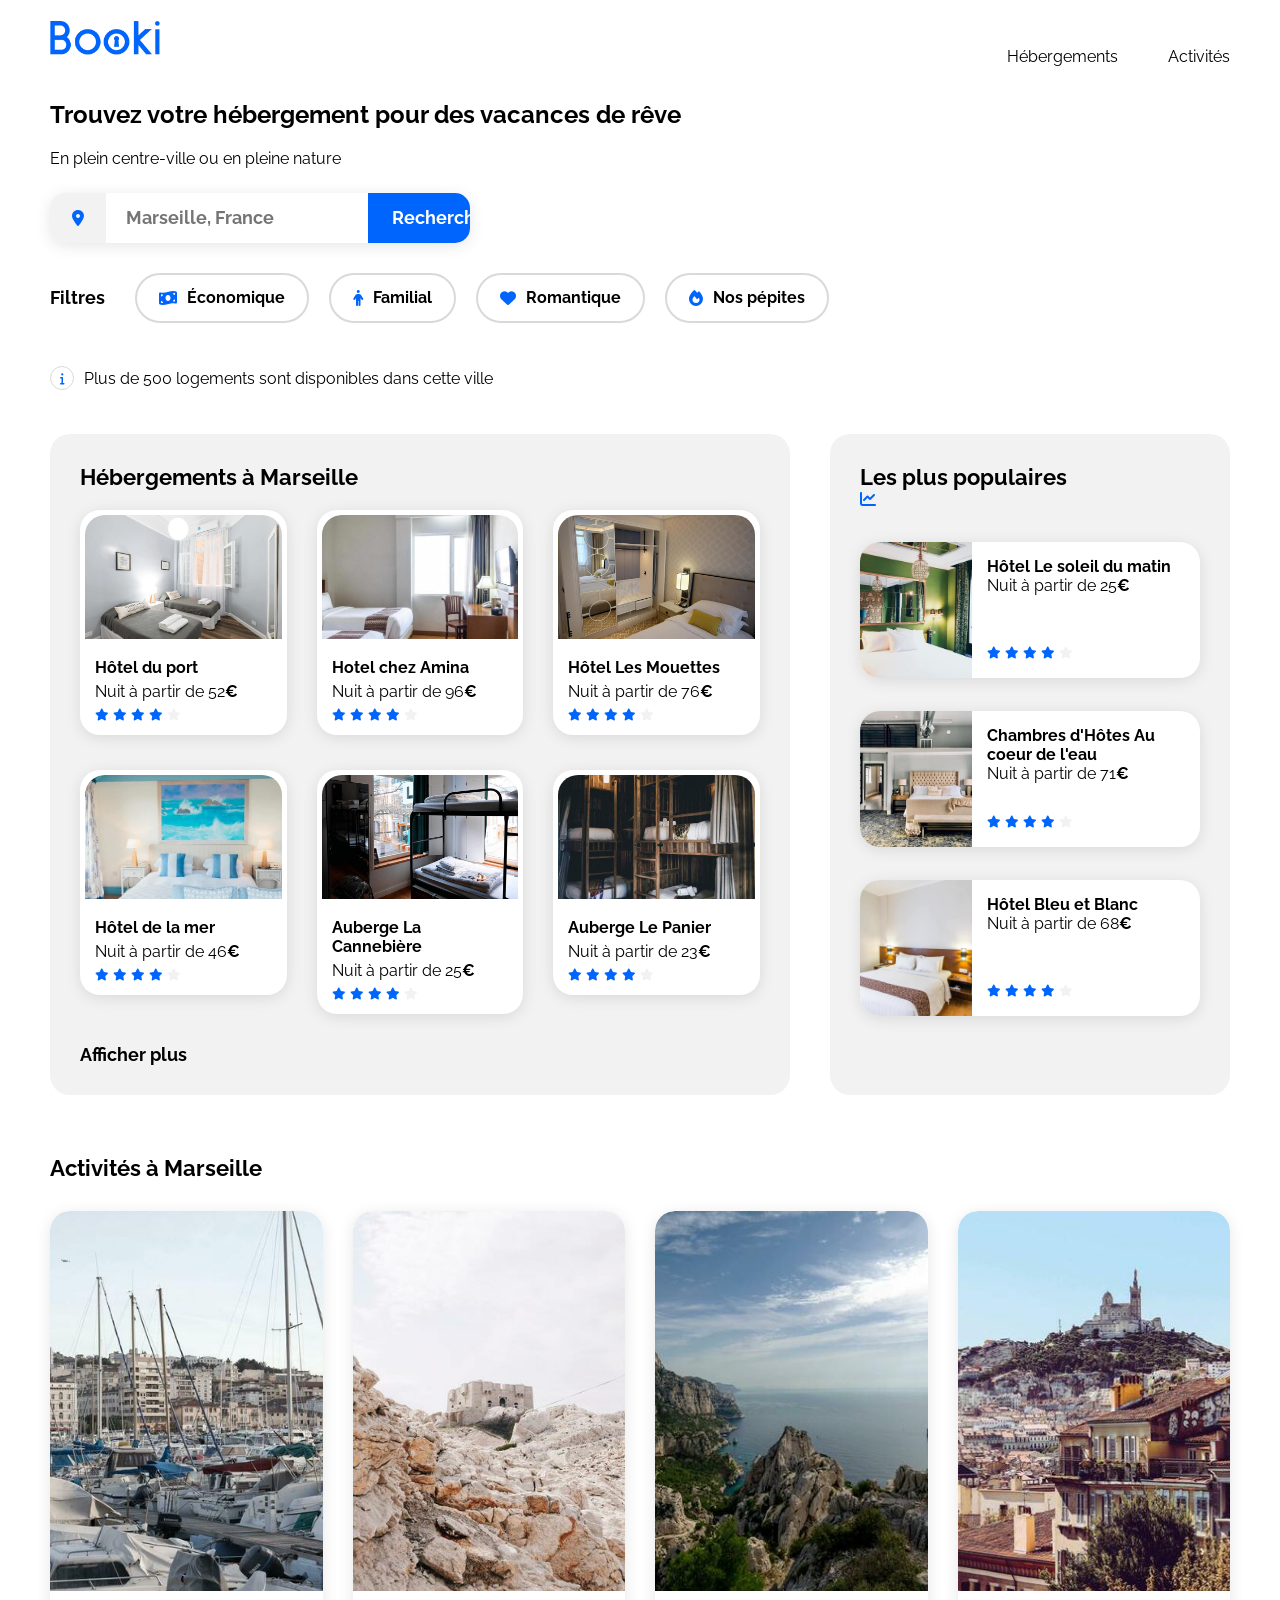
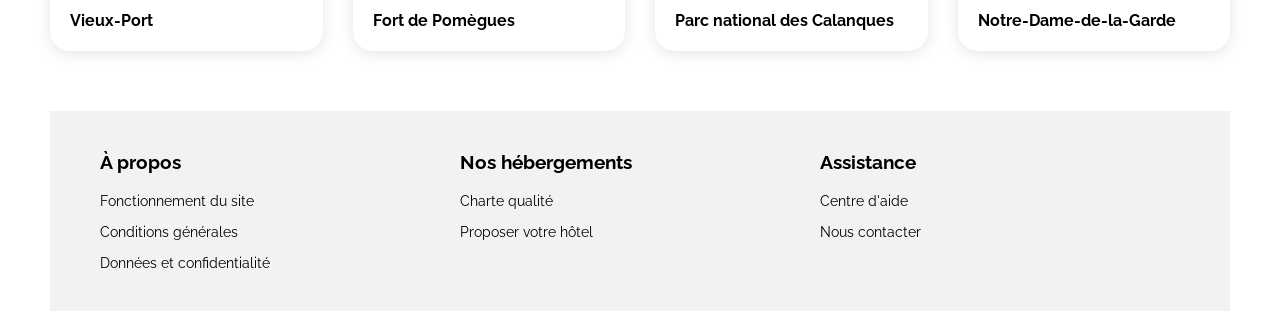
<file: index.html>
<!DOCTYPE html>
<html lang="fr">

<head>
    <meta charset="UTF-8">
    <meta name="viewport" content="width=device-width, initial-scale=1.0">
    <title>Booki</title>
    <link rel="preconnect" href="https://fonts.googleapis.com">
    <link rel="preconnect" href="https://fonts.gstatic.com" crossorigin>
    <link href="https://fonts.googleapis.com/css2?family=Raleway:wght@400;500;700&display=swap" rel="stylesheet">
    <link rel="stylesheet" href="https://cdnjs.cloudflare.com/ajax/libs/font-awesome/6.2.1/css/all.min.css"
        integrity="sha512-MV7K8+y+gLIBoVD59lQIYicR65iaqukzvf/nwasF0nqhPay5w/9lJmVM2hMDcnK1OnMGCdVK+iQrJ7lzPJQd1w=="
        crossorigin="anonymous" referrerpolicy="no-referrer" />
    <link rel="stylesheet" href="./css/style.css">
</head>

<body>
    <div class="main-container">
       <header>
    <a href="#">
        <img src="images/logo/Booki.png" alt="Logo Booki" class="logo">
    </a>

    <nav>
        <ul class="nav-links">
            <li><a href="#hebergements">Hébergements</a></li>
            <li><a href="#activites">Activités</a></li>
        </ul>
    </nav>
</header>
<main>
    <section class="header-section">
        <h1>Trouvez votre hébergement pour des vacances de rêve</h1>
        <p>En plein centre-ville ou en pleine nature</p>
    </section>

        <form class="search-form">
    <div class="search-form-icon">
        <i class="fa-solid fa-location-dot"></i>
    </div>
    <input class="searchform" type="text" name="city" placeholder="Marseille, France">
    <button type="submit" class="search-form-button">
        <span class="button-text">Rechercher</span> 
        <i class="fa-solid fa-magnifying-glass search-mobile-icon"></i>
    </button>
</form>
        <div class="filters">
    <h2 class="filter-title">Filtres</h2>
    <div class="filter-list">
        <div class="filter-item">
            <i class="fa-solid fa-money-bill-wave"></i>
            <span class="filter-text">Économique</span>
        </div>
        <div class="filter-item">
            <i class="fa-solid fa-person"></i>
            <span class="filter-text">Familial</span>
        </div>
        <div class="filter-item">
            <i class="fa-solid fa-heart"></i>
            <span class="filter-text">Romantique</span>
        </div>
        <div class="filter-item">
            <i class="fa-solid fa-fire"></i>
            <span class="filter-text">Nos pépites</span>
        </div>
    </div>
</div>
   

<div class="info-bar">
    <div class="info-icon"><i class="fa-solid fa-info fa-xs"></i></div>
    <p>Plus de 500 logements sont disponibles dans cette ville</p>
</div>

    <div class="container-hebergements-populaires">
    <section class="hebergements" id="hebergements">
        <h2 class="section-title">Hébergements à Marseille</h2>
        <div class="cards-grid">
            <a href="#">
    <article class="card">
        <img src="./images/hebergements/fred-kleber.jpg" alt="hotel du port">
        <div class="card-content">
            <div class="card-txt">
                <h3 class="card-title">Hôtel du port</h3>
                <p class="card-subtitle">Nuit à partir de 52<span class="euro">€</span></p>
            </div>
            <div class="card-rating">
                <i class="fa-xs fa-solid fa-star" aria-hidden="true"></i>
                <i class="fa-xs fa-solid fa-star" aria-hidden="true"></i>
                <i class="fa-xs fa-solid fa-star" aria-hidden="true"></i>
                <i class="fa-xs fa-solid fa-star" aria-hidden="true"></i>
                <i class="fa-xs fa-solid fa-star neutral-star" aria-hidden="true"></i>
            </div>
        </div>
    </article>
</a> 
<a href="#">
    <article class="card">
        <img src="./images/hebergements/febrian-zakaria.jpg" alt="Hotel chez Amina">
        <div class="card-content">
            <div class="card-txt">
                <h3 class="card-title">Hotel chez Amina</h3>
                <p class="card-subtitle">Nuit à partir de 96<span class="euro">€</span></p>
            </div>
            <div class="card-rating">
                <i class="fa-xs fa-solid fa-star" aria-hidden="true"></i>
                <i class="fa-xs fa-solid fa-star" aria-hidden="true"></i>
                <i class="fa-xs fa-solid fa-star" aria-hidden="true"></i>
                <i class="fa-xs fa-solid fa-star" aria-hidden="true"></i>
                <i class="fa-xs fa-solid fa-star neutral-star" aria-hidden="true"></i>
            </div>
        </div>
    </article>
</a> 
<a href="#">
    <article class="card">
        <img src="./images/hebergements/reisetopia.jpg" alt="Hotel Les Mouettes">
        <div class="card-content">
            <div class="card-txt">
                <h3 class="card-title">Hôtel Les Mouettes</h3>
                <p class="card-subtitle">Nuit à partir de 76<span class="euro">€</span></p>
            </div>
            <div class="card-rating">
                <i class="fa-xs fa-solid fa-star" aria-hidden="true"></i>
                <i class="fa-xs fa-solid fa-star" aria-hidden="true"></i>
                <i class="fa-xs fa-solid fa-star" aria-hidden="true"></i>
                <i class="fa-xs fa-solid fa-star" aria-hidden="true"></i>
                <i class="fa-xs fa-solid fa-star neutral-star" aria-hidden="true"></i>
            </div>
        </div>
    </article>
</a> 
<a href="#">
    <article class="card">
        <img src="./images/hebergements/annie-spratt.jpg" alt="Hotel de la mer">
        <div class="card-content">
            <div class="card-txt">
                <h3 class="card-title">Hôtel de la mer</h3>
                <p class="card-subtitle">Nuit à partir de 46<span class="euro">€</span></p>
            </div>
            <div class="card-rating">
                <i class="fa-xs fa-solid fa-star" aria-hidden="true"></i>
                <i class="fa-xs fa-solid fa-star" aria-hidden="true"></i>
                <i class="fa-xs fa-solid fa-star" aria-hidden="true"></i>
                <i class="fa-xs fa-solid fa-star" aria-hidden="true"></i>
                <i class="fa-xs fa-solid fa-star neutral-star" aria-hidden="true"></i>
            </div>
        </div>
    </article>
</a>
<a href="#">
    <article class="card">
        <img src="./images/hebergements/marcus-loke.jpg" alt="Auberge La Cannebière">
        <div class="card-content">
            <div class="card-txt">
                <h3 class="card-title">Auberge La Cannebière </h3>
                <p class="card-subtitle">Nuit à partir de 25<span class="euro">€</span></p>
            </div>
            <div class="card-rating">
                <i class="fa-xs fa-solid fa-star" aria-hidden="true"></i>
                <i class="fa-xs fa-solid fa-star" aria-hidden="true"></i>
                <i class="fa-xs fa-solid fa-star" aria-hidden="true"></i>
                <i class="fa-xs fa-solid fa-star" aria-hidden="true"></i>
                <i class="fa-xs fa-solid fa-star neutral-star" aria-hidden="true"></i>
            </div>
        </div>
    </article>
</a> 
<a href="#">
    <article class="card">
        <img src="./images/hebergements/nicate-lee.jpg" alt="Auberge Le Panier">
        <div class="card-content">
            <div class="card-txt">
                <h3 class="card-title">Auberge Le Panier</h3>
                <p class="card-subtitle">Nuit à partir de 23<span class="euro">€</span></p>
            </div>
            <div class="card-rating">
                <i class="fa-xs fa-solid fa-star" aria-hidden="true"></i>
                <i class="fa-xs fa-solid fa-star" aria-hidden="true"></i>
                <i class="fa-xs fa-solid fa-star" aria-hidden="true"></i>
                <i class="fa-xs fa-solid fa-star" aria-hidden="true"></i>
                <i class="fa-xs fa-solid fa-star neutral-star" aria-hidden="true"></i>
            </div>
        </div>
    </article>
</a>
</div>
        <a href="#" class="view-more">Afficher plus</a>
    </section>

    <aside class="populaires">
        <div class="populaires-title">
            <h2 class="section-title">Les plus populaires</h2>
            <i class="fa-solid fa-chart-line"></i>
        </div>
        
        <div class="populaires-cards">
            <a href="#">
                <article class="card">
                    <img src="./images/hebergements/emile-guillemot.jpg" alt="Image de la chambre d'hôtel">
                    <div class="card-content">
                        <div class="card-txt">
                            <h3 class="card-title">Hôtel Le soleil du matin </h3>
                            <p class="card-subtitle">Nuit à partir de 25<span class="euro">€</span></p>
                        </div>
                        <div class="card-rating">
                            <i class="fa-xs fa-solid fa-star" aria-hidden="true"></i>
                            <i class="fa-xs fa-solid fa-star" aria-hidden="true"></i>
                            <i class="fa-xs fa-solid fa-star" aria-hidden="true"></i>
                            <i class="fa-xs fa-solid fa-star" aria-hidden="true"></i>
                            <i class="fa-xs fa-solid fa-star neutral-star" aria-hidden="true"></i>
                        </div>
                    </div>
                </article>
            </a>
            <a href="#">
                <article class="card">
                    <img src="./images/hebergements/aw-creative.jpg" alt="Image de la chambre d'hôtel">
                    <div class="card-content">
                        <div class="card-txt">
                            <h3 class="card-title">Chambres d'Hôtes Au coeur de l'eau</h3>
                            <p class="card-subtitle">Nuit à partir de 71<span class="euro">€</span></p>
                        </div>
                        <div class="card-rating">
                            <i class="fa-xs fa-solid fa-star" aria-hidden="true"></i>
                            <i class="fa-xs fa-solid fa-star" aria-hidden="true"></i>
                            <i class="fa-xs fa-solid fa-star" aria-hidden="true"></i>
                            <i class="fa-xs fa-solid fa-star" aria-hidden="true"></i>
                            <i class="fa-xs fa-solid fa-star neutral-star" aria-hidden="true"></i>
                        </div>
                    </div>
                </article>
            </a>
            <a href="#">
                <article class="card">
                    <img src="./images/hebergements/febrian-zakaria2.jpg" alt="Image de la chambre d'hôtel">
                    <div class="card-content">
                        <div class="card-txt">
                            <h3 class="card-title">Hôtel Bleu et Blanc</h3>
                            <p class="card-subtitle">Nuit à partir de 68<span class="euro">€</span></p>
                        </div>
                        <div class="card-rating">
                            <i class="fa-xs fa-solid fa-star" aria-hidden="true"></i>
                            <i class="fa-xs fa-solid fa-star" aria-hidden="true"></i>
                            <i class="fa-xs fa-solid fa-star" aria-hidden="true"></i>
                            <i class="fa-xs fa-solid fa-star" aria-hidden="true"></i>
                            <i class="fa-xs fa-solid fa-star neutral-star" aria-hidden="true"></i>
                        </div>
                    </div>
                </article>
            </a>
            </div>
    </aside>
</div>

    <section class="activites" id="activites">
        <h2 class="section-title">Activités à Marseille</h2>
        <div class="activites-grid">
            <a href="#">
    <article class="card">
        <img src="./images/activites/reno-laithienne.jpg" alt="Vieux-Port">
        <div class="card-content">
            <h3 class="card-title">Vieux-Port</h3>
        </div>
    </article>
</a>
<a href="#">
    <article class="card">
        <img src="./images/activites/paul-hermann.jpg" alt="Fort de Pomègues">
        <div class="card-content">
            <h3 class="card-title">Fort de Pomègues</h3>
        </div>
    </article>
</a>
<a href="#">
    <article class="card">
        <img src="./images/activites/kilyan-sockalingum.jpg" alt="Parc national des Calanques">
        <div class="card-content">
            <h3 class="card-title">Parc national des Calanques</h3>
        </div>
    </article>
</a>
<a href="#">
    <article class="card">
        <img src="./images/activites/florian-wehde.jpg" alt="Notre-Dame-de-la-Garde">
        <div class="card-content">
            <h3 class="card-title">Notre-Dame-de-la-Garde</h3>
        </div>
    </article>
</a>
            </div>
    </section>
           
</main>
        <footer class="footer">
            <div class="footer-column">
            <h3>À propos</h3>
            <a href="#">Fonctionnement du site</a>
            <a href="#">Conditions générales</a>
            <a href="#">Données et confidentialité</a>
        </div>
        <div class="footer-column">
            <h3>Nos hébergements</h3>
            <a href="#">Charte qualité</a>
            <a href="#">Proposer votre hôtel</a>
        </div>
        <div class="footer-column">
            <h3>Assistance</h3>
            <a href="#">Centre d'aide</a>
            <a href="#">Nous contacter</a>
        </div>
        </footer>
    </div>
</body>

</html>
</file>
<file: css/style.css>
/****** General ***********/
* {
    box-sizing: border-box; /* Indispensable pour éviter que les paddings déforment les boîtes */
    font-family: 'Raleway', sans-serif;
}

:root {
    --main-color: #0065FC;
    --main-bg-color: #F2F2F2;
    --filter-bg-color: #ffffff;
}

.fa-solid {
    color: var(--main-color);
}

body {
    display: flex;
    justify-content: center;
    margin: 0;
}

.main-container {
    width: 100%;
    max-width: 1440px;
    padding: 0 50px;
}

a {
    color: inherit;
    text-decoration: none;
}

.section-title {
    margin: 0;
    font-size: 22px;
}

.logo {
    width: 110px; 
    height: auto;  
}

/****** Header ***********/
header {
    display: flex; 
    justify-content: space-between; 
    align-items: center; 
    height: 80px; 
}

.nav-links {
    display: flex; 
    list-style: none; 
    gap: 50px; 
    margin: 0;
    padding: 0;
    height: 100%; 
}

.nav-links a {
    color: black; 
    padding-top: 30px; 
    display: flex;
    align-items: flex-start; 
    height: 100%;
    border-top: 3px solid transparent; 
    transition: color 0.2s, border-color 0.2s;
}

.nav-links a:hover,
.nav-links a.active { 
    color: var(--main-color);
    border-top-color: var(--main-color); 
}

/****** Search & Recherche ***********/
.search-form {
    display: flex; 
    height: 50px;
    margin-top: 25px;
    box-shadow: 0px 3px 15px rgba(0, 0, 0, 0.1); 
    border-radius: 15px; 
    overflow: hidden; 
    width: 420px; /* Aligné sur la taille de la maquette Desktop */
}

.search-form-icon {
    background-color: #F2F2F2; /* CORRIGÉ : Fond gris nettoyé */
    padding: 15px 22px;  
    display: flex;
    justify-content: center;
    align-items: center;
    color: black; 
}

.search-form input {
    border: none; 
    padding: 0 20px;
    font-weight: 700;
    font-size: 18px;
    width: auto; 
    flex-grow: 1; 
}

.search-form-button {
    background-color: #0065FC;
    color: white;
    border: none;
    border-radius: 0 15px 15px 0; 
    padding: 0 24px;
    cursor: pointer;
    font-weight: 700;
    font-size: 18px;
    display: flex;
    justify-content: center;
    align-items: center;
}

.search-mobile-icon {
    display: none; /* Masquée par défaut sur ordinateur */
}

/****** Filtres ***********/
.filters {
    display: flex;
    align-items: center; 
    gap: 30px;
    margin-top: 30px;
}

.filter-title {
    font-size: 18px;
    font-weight: 700;
    margin: 0;
}

.filter-list {
    display: flex;
    flex-wrap: wrap; 
    gap: 20px;
}

.filter-item {
    display: flex;
    align-items: center;
    gap: 10px;
    border: 2px solid #D9D9D9;
    border-radius: 35px; 
    padding: 0 22px;
    height: 50px;
    font-weight: 700;
    background-color: white;
    transition: background-color 0.3s, border-color 0.3s; 
    cursor: pointer;
}

.filter-item i {
    color: #0065FC; 
}

.filter-item:hover {
    background-color: #DEEBFF; 
    border-color: #DEEBFF;
}

/****** Info Bar ***********/
.info-bar {
    display: flex;
    align-items: center;
    gap: 10px;
    margin: 30px 0;
}

.info-icon {
    border: 1px solid #D9D9D9;
    border-radius: 50%;
    width: 24px;
    height: 24px;
    display: flex;
    justify-content: center;
    align-items: center;
}

/****** Hebergements And Populaires (Général) ***********/
.container-hebergements-populaires {
    display: flex;
    gap: 40px; 
    margin-top: 30px;
}

.hebergements, .populaires {
    background-color: #F2F2F2;
    border-radius: 20px;
    padding: 30px;
}

.card {
    background-color: white;
    border-radius: 20px;
    box-shadow: 0px 3px 15px rgba(0, 0, 0, 0.1);
}

.card:hover {
    transform: scale(1.02); 
    transition: transform 0.3s ease;
    cursor: pointer;
}

.cards-grid {
    display: grid;
    grid-template-columns: repeat(3, 1fr); 
    row-gap: 35px;    
    column-gap: 30px; 
    margin-top: 20px;
}

.euro {
    font-weight: 700;
}

.neutral-star {
    color: var(--main-bg-color);
}

/****** Section Hébergements ***********/
.hebergements {
    flex: 2; 
}

.hebergements .card {
    padding: 5px; 
}

.hebergements .card img {
    width: 100%;
    height: 124px;
    border-radius: 20px 20px 0 0;
    object-fit: cover;
}

.hebergements .card-content {
    padding: 10px 10px 5px 10px;
}

.hebergements .card-title {
    margin: 5px 0;
    font-size: 16px;
}

.hebergements .card-subtitle {
    margin: 5px 0;
}

.view-more {
    display: inline-block;
    margin-top: 30px;
    font-weight: 700;
    font-size: 18px;
}

/****** Section Populaires ***********/
.populaires {
    flex: 1; 
}

.populaires-cards .card {
    display: flex;
    margin-top: 33px;
    height: 136px;
    padding: 0; 
}

.populaires-cards img {
    width: 33%;
    height: 100%;
    border-top-left-radius: 20px;
    border-bottom-left-radius: 20px;
    object-fit: cover;
}

.populaires-cards .card-content {
    width: 67%;
    padding: 15px;
    display: flex;
    flex-direction: column;
    justify-content: space-between;
}

.populaires-cards .card-title {
    margin: 0;
    font-size: 16px;
}

.populaires-cards .card-subtitle {
    margin: 0;
}

.populaires-cards .card-rating {
    margin: 0;
}

/****** Section Activités ***********/
.activites {
    margin-top: 60px; 
    margin-bottom: 60px; 
}

.activites .section-title {
    margin-bottom: 30px; 
}

.activites-grid {
    display: flex; 
    justify-content: space-between; 
    gap: 30px; 
    width: 100%;
}

.activites-grid a {
    flex: 1; 
}

.activites .card {
    display: flex;
    flex-direction: column;    
    width: 100%;
    height: 440px;             
    background-color: white;   
    border-radius: 20px;       
    overflow: hidden;          
    padding: 0; 
}

.activites .card img {
    height: 380px; 
    width: 100%;
    object-fit: cover; 
    border-radius: 20px 20px 0 0;
}

.activites .card-content {
    padding: 20px; 
    display: flex;
    align-items: center; 
    flex-grow: 1; 
}

.activites .card-title {
    margin: 0;
    font-size: 16px;
    font-weight: 700;
}

/****** Footer ***********/
.footer {
    display: flex; 
    background-color: #F2F2F2; 
    padding: 40px 50px; 
    justify-content: space-between; 
}

.footer-column {
    flex: 1; 
    display: flex;
    flex-direction: column; 
    gap: 15px; 
}

.footer-column h3 {
    font-weight: 700;
    margin: 0 0 5px 0;
}

.footer-column a {
    font-size: 14px;
}

.footer-column a:hover {
    color: #0065FC; 
}

/****** RESPONSIVE *********/

/* TABLETTE (max 1024px) */
@media screen and (max-width: 1024px) {
    .container-hebergements-populaires {
        flex-direction: column; 
    }
    
    .hebergements, .populaires {
        width: 100%;
    }
    
    .cards-grid {
        grid-template-columns: repeat(2, 1fr);
    }
    
    .populaires-cards {
        display: flex;
        flex-direction: row; 
        gap: 20px;
    }
    
    .populaires-cards a {
        flex: 1;
    }

    .filters {
        display: flex;
        flex-direction: row; 
        align-items: center;
        flex-wrap: wrap;     
        gap: 20px;
    }
}

/* MOBILE (max 767px) */
@media screen and (max-width: 767px) {
    .main-container {
        padding: 0;
    }
    
    header {
        display: flex;
        flex-direction: column; 
        align-items: center;    
        gap: 0; 
        height: auto;           
        padding: 20px 0 0 0; 
    }

    header .logo {
        margin-bottom: 20px;
    }

    header nav {
        width: 100%;
    }

    .nav-links {
        width: 100%;
        gap: 0; 
    }

    .nav-links li {
        flex: 1; 
        text-align: center;
    }

    .nav-links a {
        display: block;
        width: 100%;
        padding-top: 0;
        padding-bottom: 15px; 
        border-top: none !important; 
        border-bottom: 3px solid #F2F2F2; 
        align-items: center;
        justify-content: center;
    }

    .nav-links a:hover,
    .nav-links a.active {
        color: var(--main-color);
        border-top: none !important;
        border-bottom: 3px solid var(--main-color); 
    }

    .search-section {
        padding: 0 20px;
        margin-top: 30px;
    }

    .search-form {
        width: 100%; 
        max-width: none;
    }

    .search-form-button .button-text {
        display: none; /* Cache le texte sur mobile */
    }

    .search-mobile-icon {
        display: block !important; /* Affiche la loupe blanche */
        color: white;
    }

    .info-bar {
        padding: 0 20px;
    }

    .container-hebergements-populaires {
        flex-direction: column-reverse; 
        gap: 0;
        margin-top: 15px;
    }

    .hebergements, .populaires {
        border-radius: 0; 
        padding: 30px 20px;
    }

    .hebergements {
        background-color: white; 
    }

    .populaires {
        background-color: #F2F2F2;
    }

    .populaires-cards {
        display: flex;
        flex-direction: column; 
        gap: 20px; 
    }

    .cards-grid {
        grid-template-columns: 1fr; 
        row-gap: 15px;
    }

    .activites {
        padding: 0 20px;
    }

    .activites-grid {
        flex-direction: column;
        gap: 20px;
    }

    .activites .card {
        height: auto;
    }

    .activites .card img {
        height: 200px; 
    }

    .footer {
        display: flex;
        flex-direction: column; 
        gap: 30px;              
        padding: 30px 20px;     
    }
    
    .footer-column {
        width: 100%;            
    }

    .filters {
        flex-direction: column;
        align-items: flex-start;
        padding: 0 20px;
    }
}
</file>
